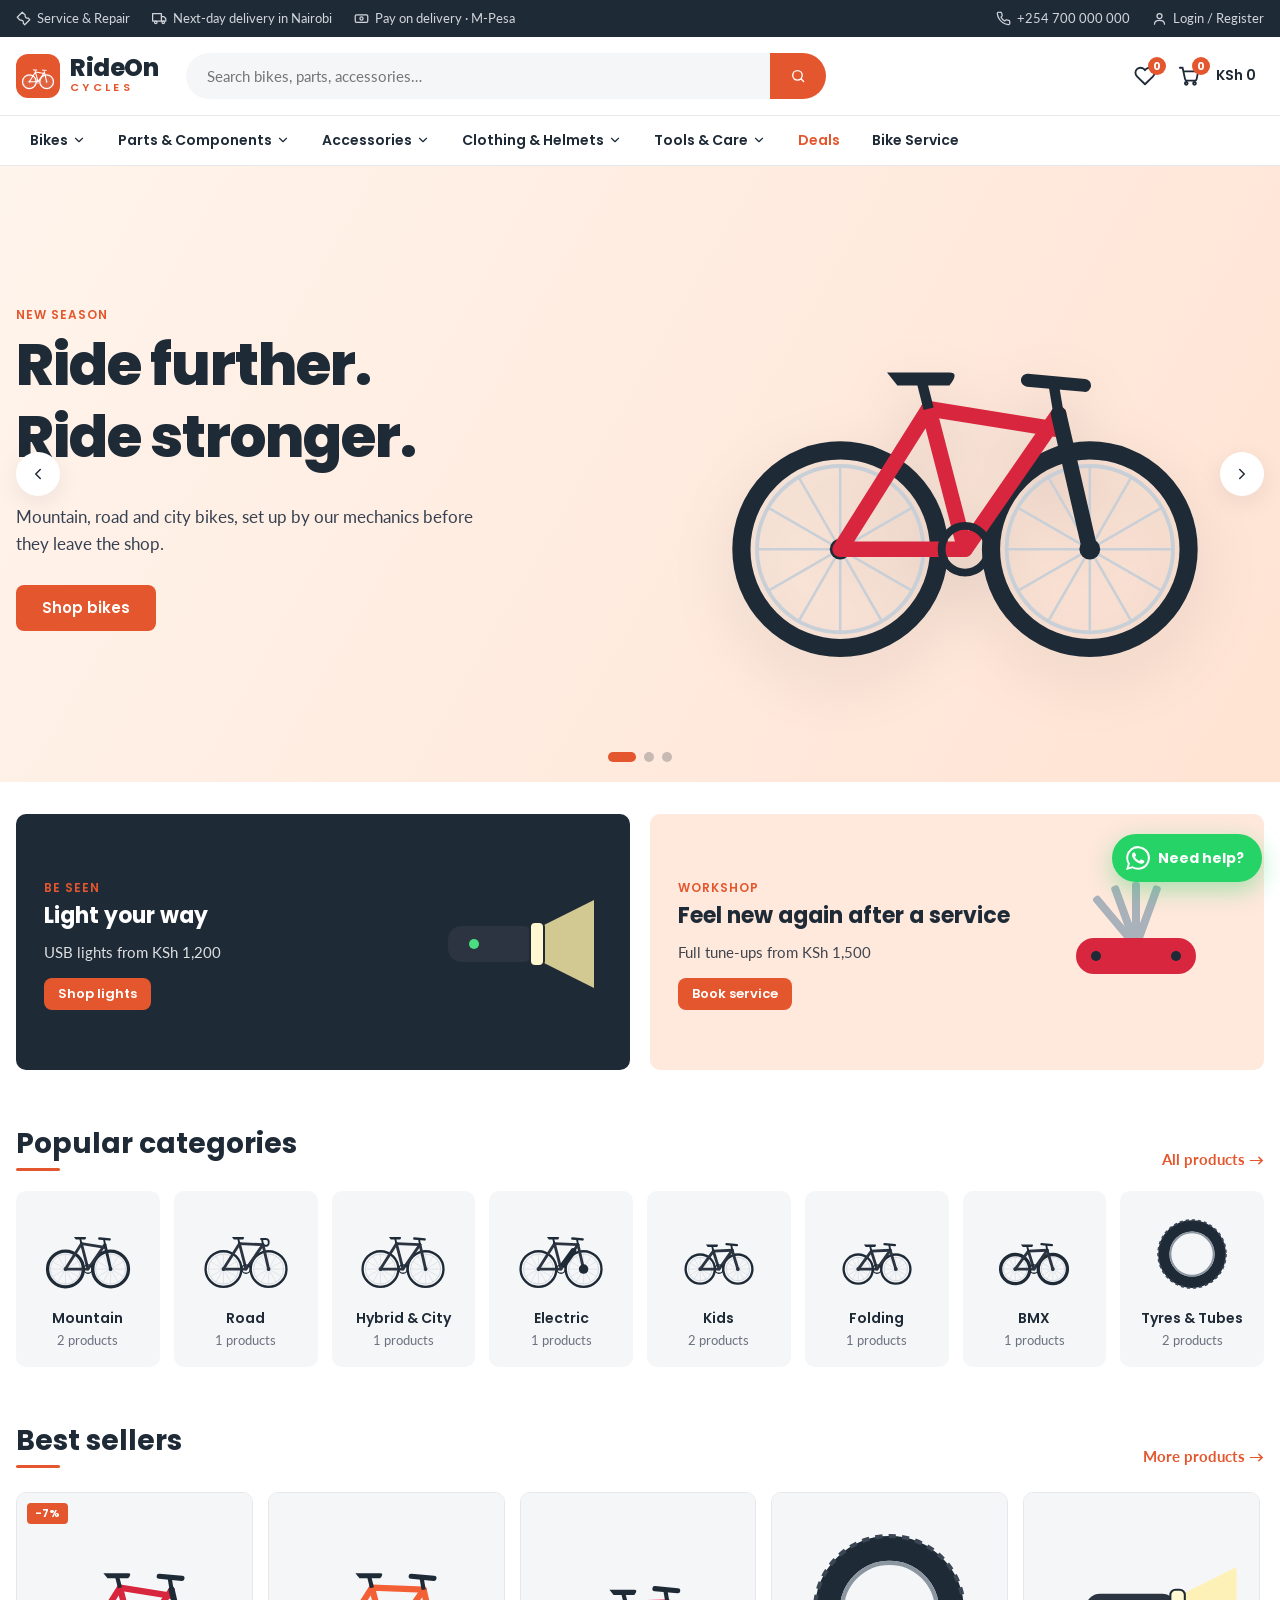
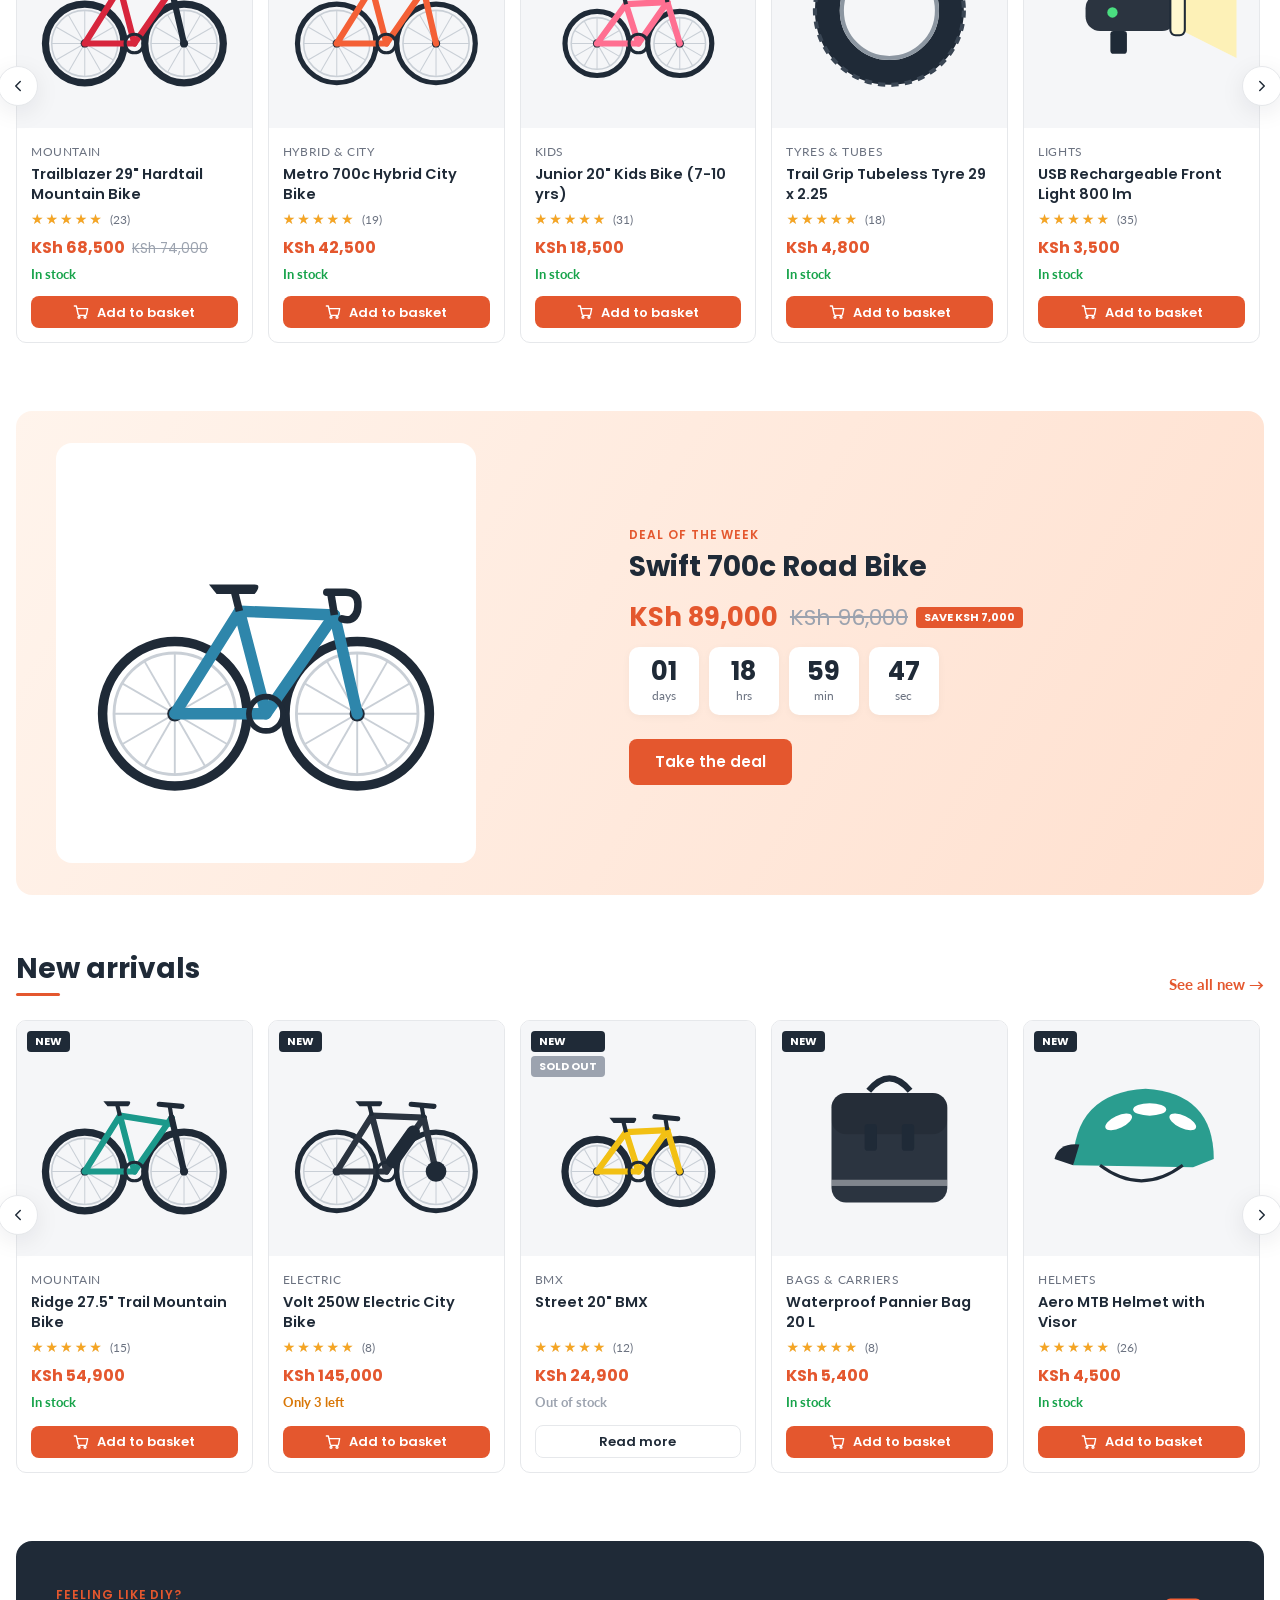
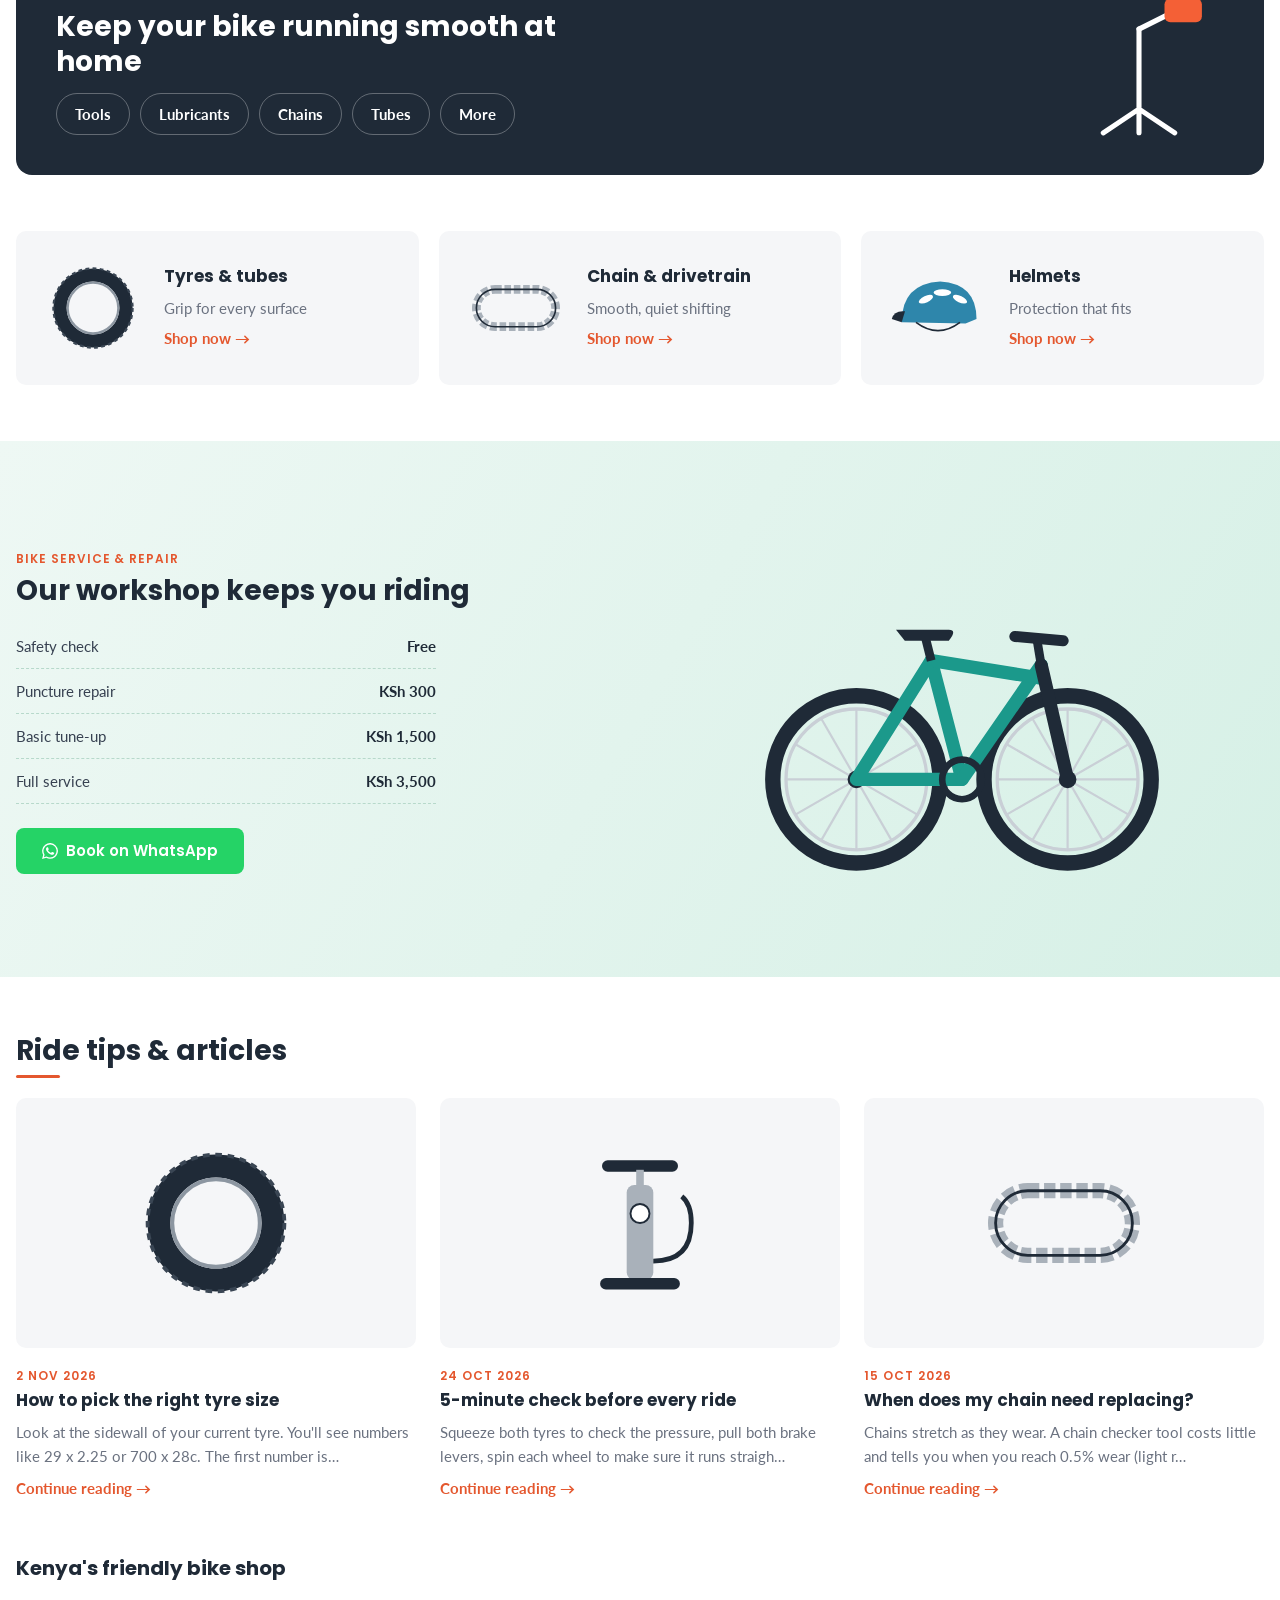
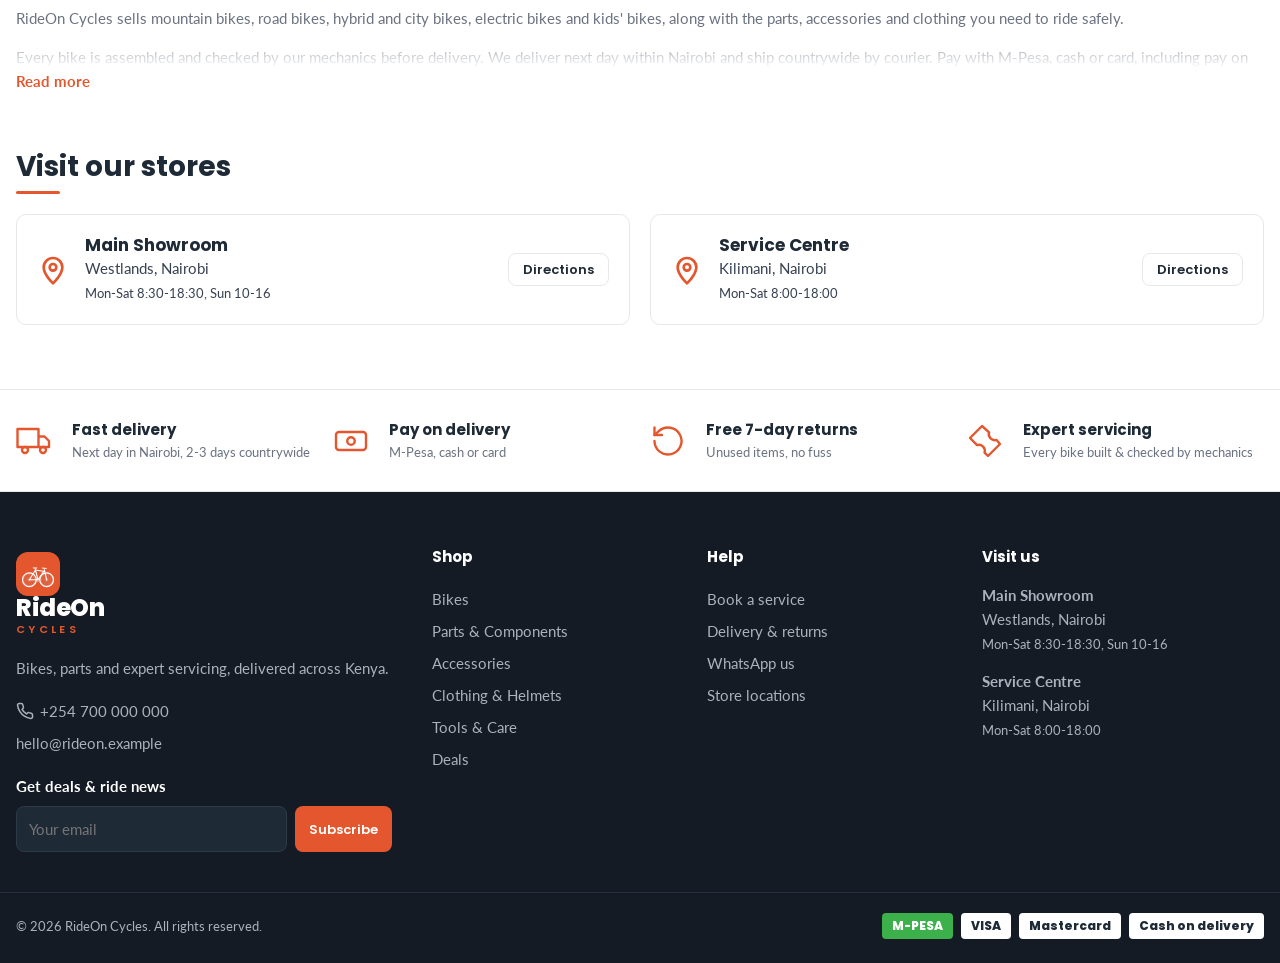
<file: index.html>
<!doctype html>
<html lang="en">
<head>
<meta charset="utf-8">
<meta name="viewport" content="width=device-width, initial-scale=1">
<title>RideOn Cycles | Bikes, parts & servicing in Kenya</title>
<meta name="description" content="Mountain, road, kids and electric bikes, parts and accessories. Next-day delivery in Nairobi, pay on delivery.">
<link rel="preconnect" href="https://fonts.googleapis.com">
<link rel="preconnect" href="https://fonts.gstatic.com" crossorigin>
<link href="https://fonts.googleapis.com/css2?family=Lato:wght@400;700&family=Poppins:wght@500;600;700;800&display=swap" rel="stylesheet">
<link rel="stylesheet" href="assets/css/style.css">
</head>
<body data-page="home">
<div id="site-header"></div>
<main id="home"></main>
<div id="site-footer"></div>
<script src="assets/js/data.js"></script>
<script src="assets/js/art.js"></script>
<script src="assets/js/app.js"></script>
</body>
</html>
</file>
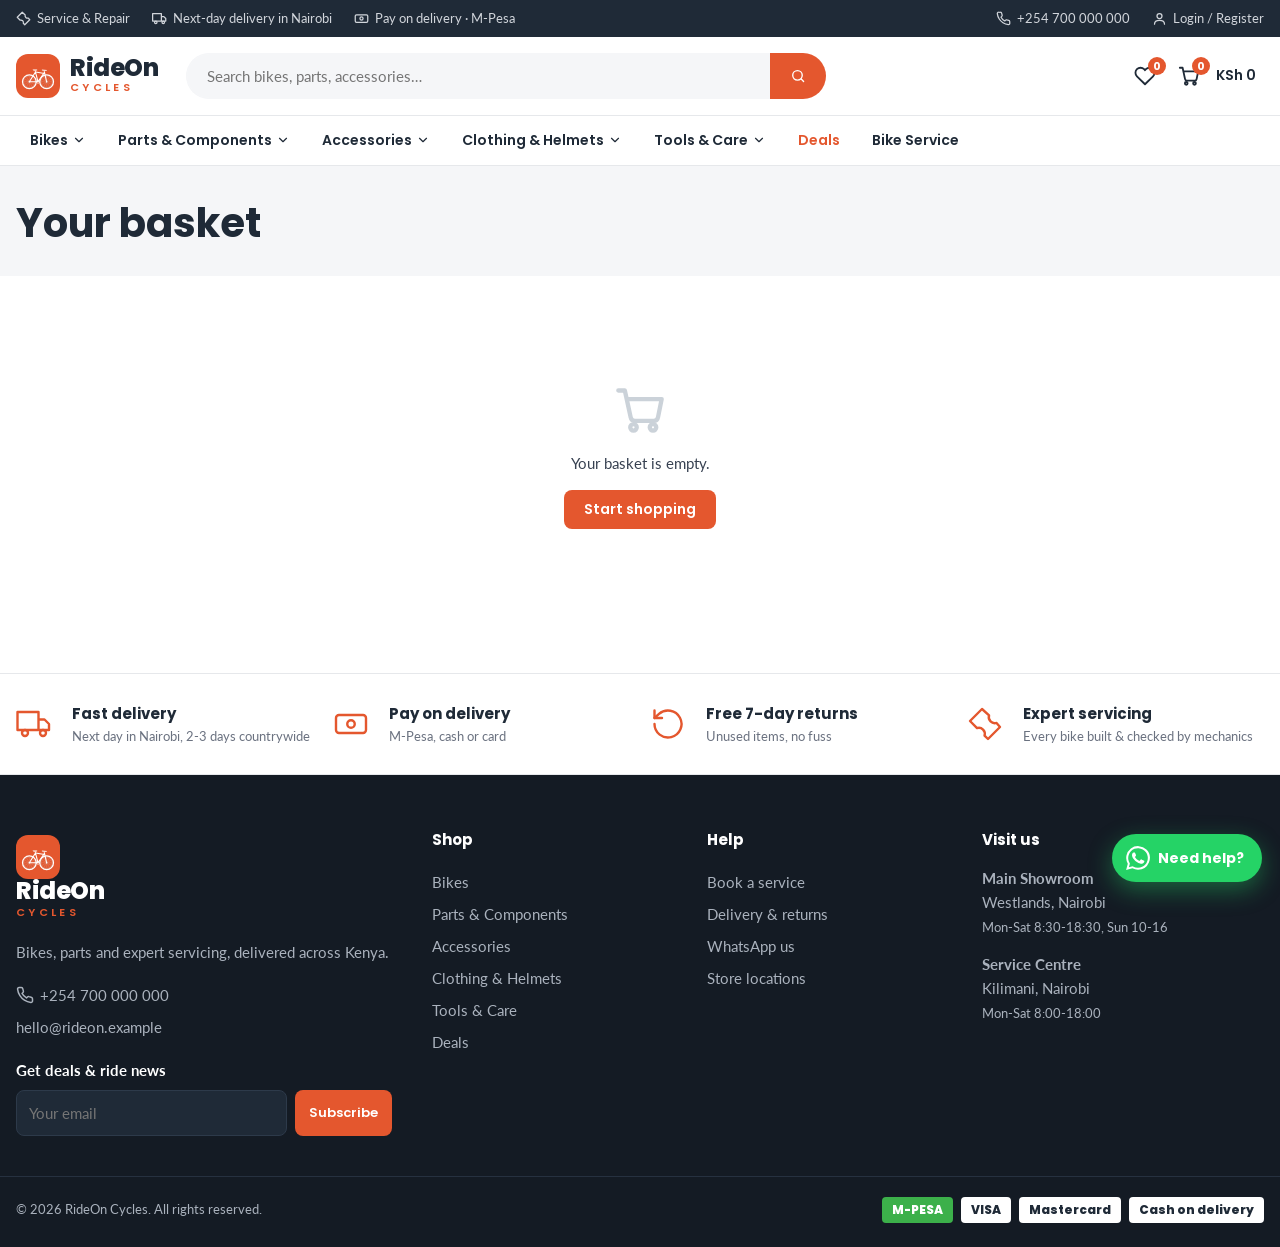
<file: cart.html>
<!doctype html>
<html lang="en">
<head>
<meta charset="utf-8">
<meta name="viewport" content="width=device-width, initial-scale=1">
<title>Basket | RideOn Cycles</title>
<meta name="description" content="Your basket and checkout.">
<link rel="preconnect" href="https://fonts.googleapis.com">
<link rel="preconnect" href="https://fonts.gstatic.com" crossorigin>
<link href="https://fonts.googleapis.com/css2?family=Lato:wght@400;700&family=Poppins:wght@500;600;700;800&display=swap" rel="stylesheet">
<link rel="stylesheet" href="assets/css/style.css">
</head>
<body data-page="cart">
<div id="site-header"></div>
<main id="cartPage"></main>
<div id="site-footer"></div>
<script src="assets/js/data.js"></script>
<script src="assets/js/art.js"></script>
<script src="assets/js/app.js"></script>
</body>
</html>
</file>
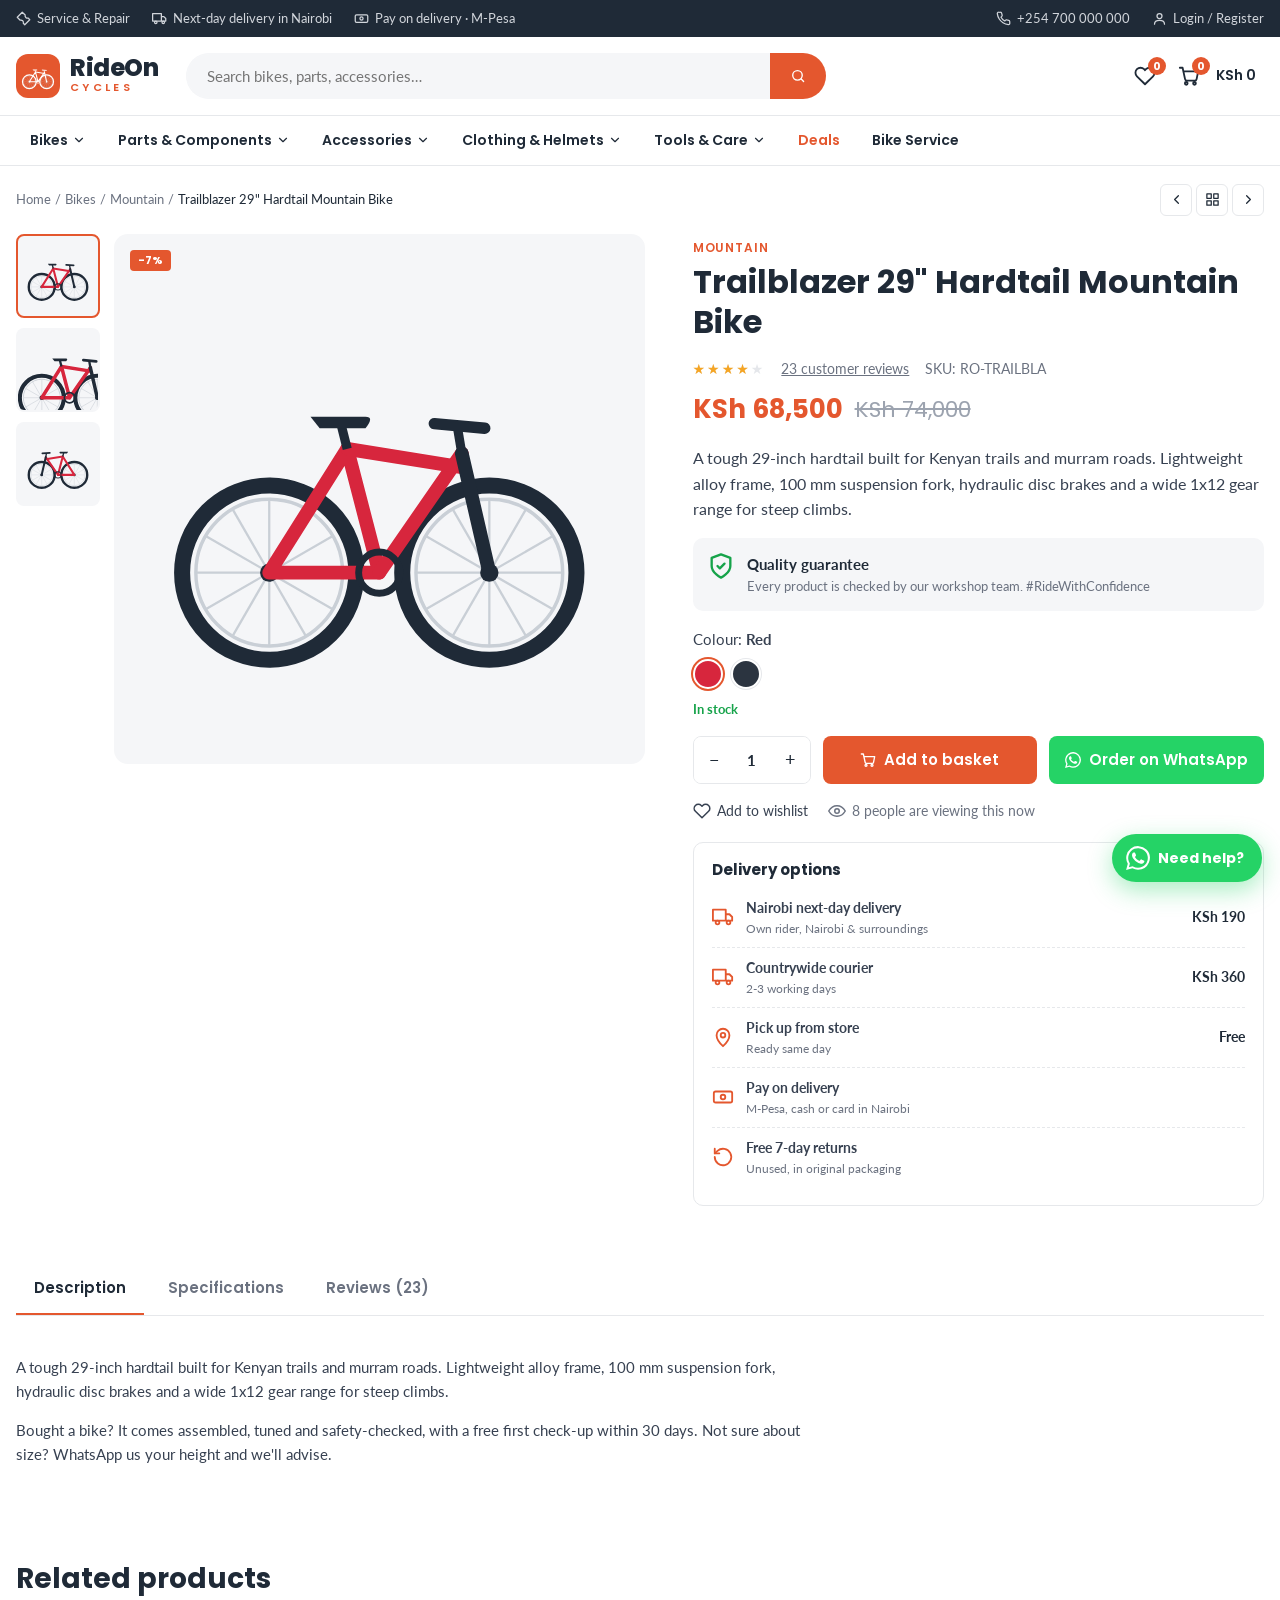
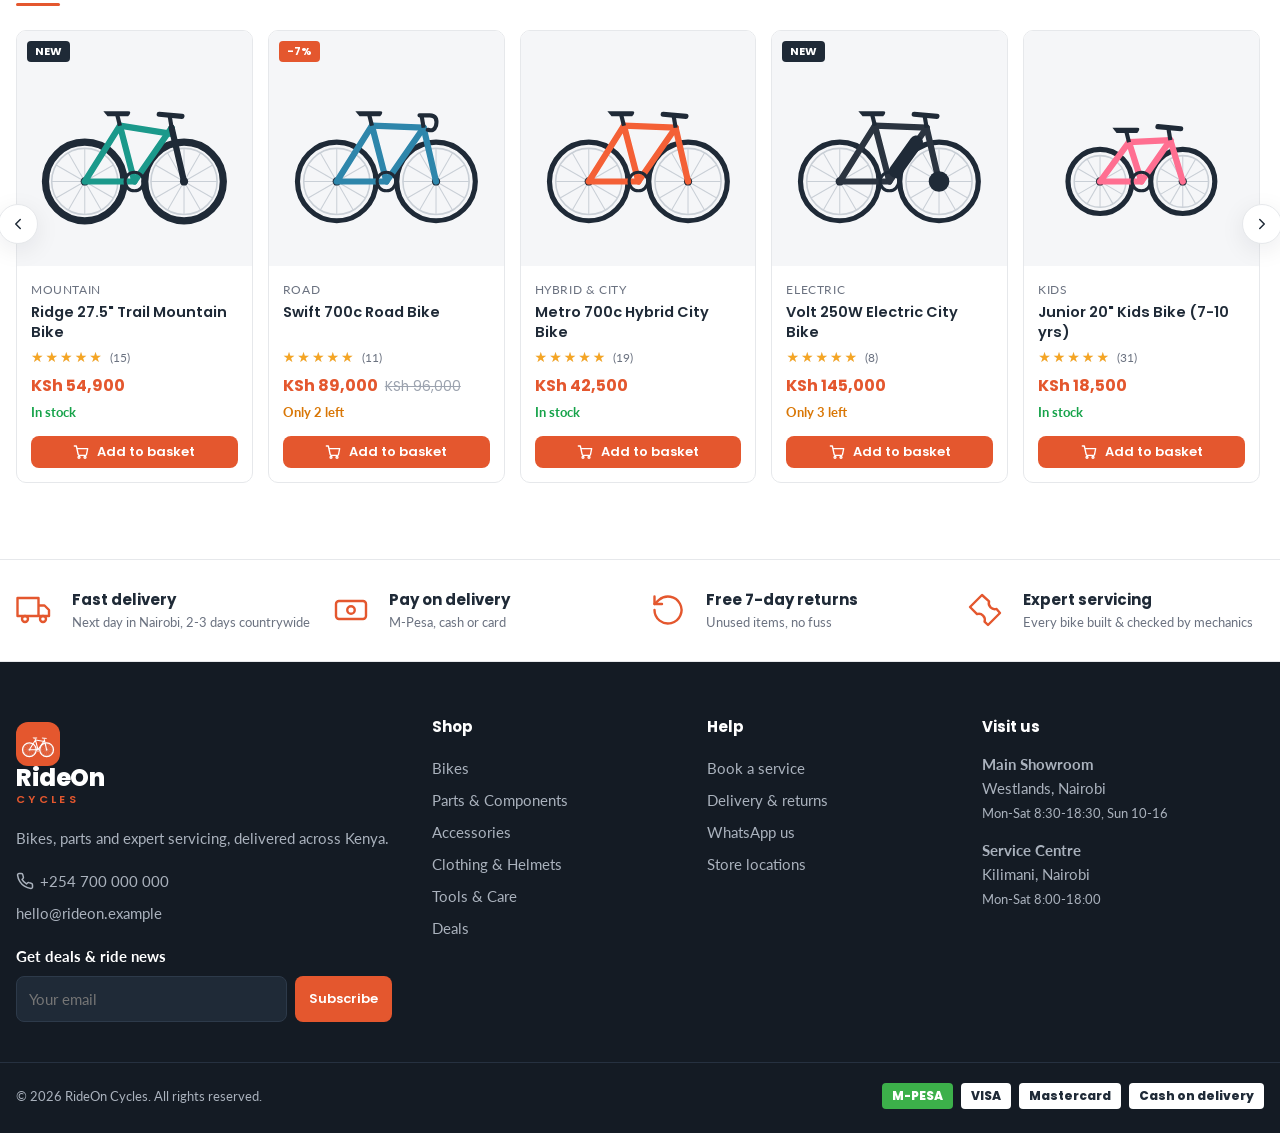
<file: product.html>
<!doctype html>
<html lang="en">
<head>
<meta charset="utf-8">
<meta name="viewport" content="width=device-width, initial-scale=1">
<title>Product | RideOn Cycles</title>
<meta name="description" content="Product details.">
<link rel="preconnect" href="https://fonts.googleapis.com">
<link rel="preconnect" href="https://fonts.gstatic.com" crossorigin>
<link href="https://fonts.googleapis.com/css2?family=Lato:wght@400;700&family=Poppins:wght@500;600;700;800&display=swap" rel="stylesheet">
<link rel="stylesheet" href="assets/css/style.css">
</head>
<body data-page="product">
<div id="site-header"></div>
<main id="product"></main>
<div id="site-footer"></div>
<script src="assets/js/data.js"></script>
<script src="assets/js/art.js"></script>
<script src="assets/js/app.js"></script>
</body>
</html>
</file>
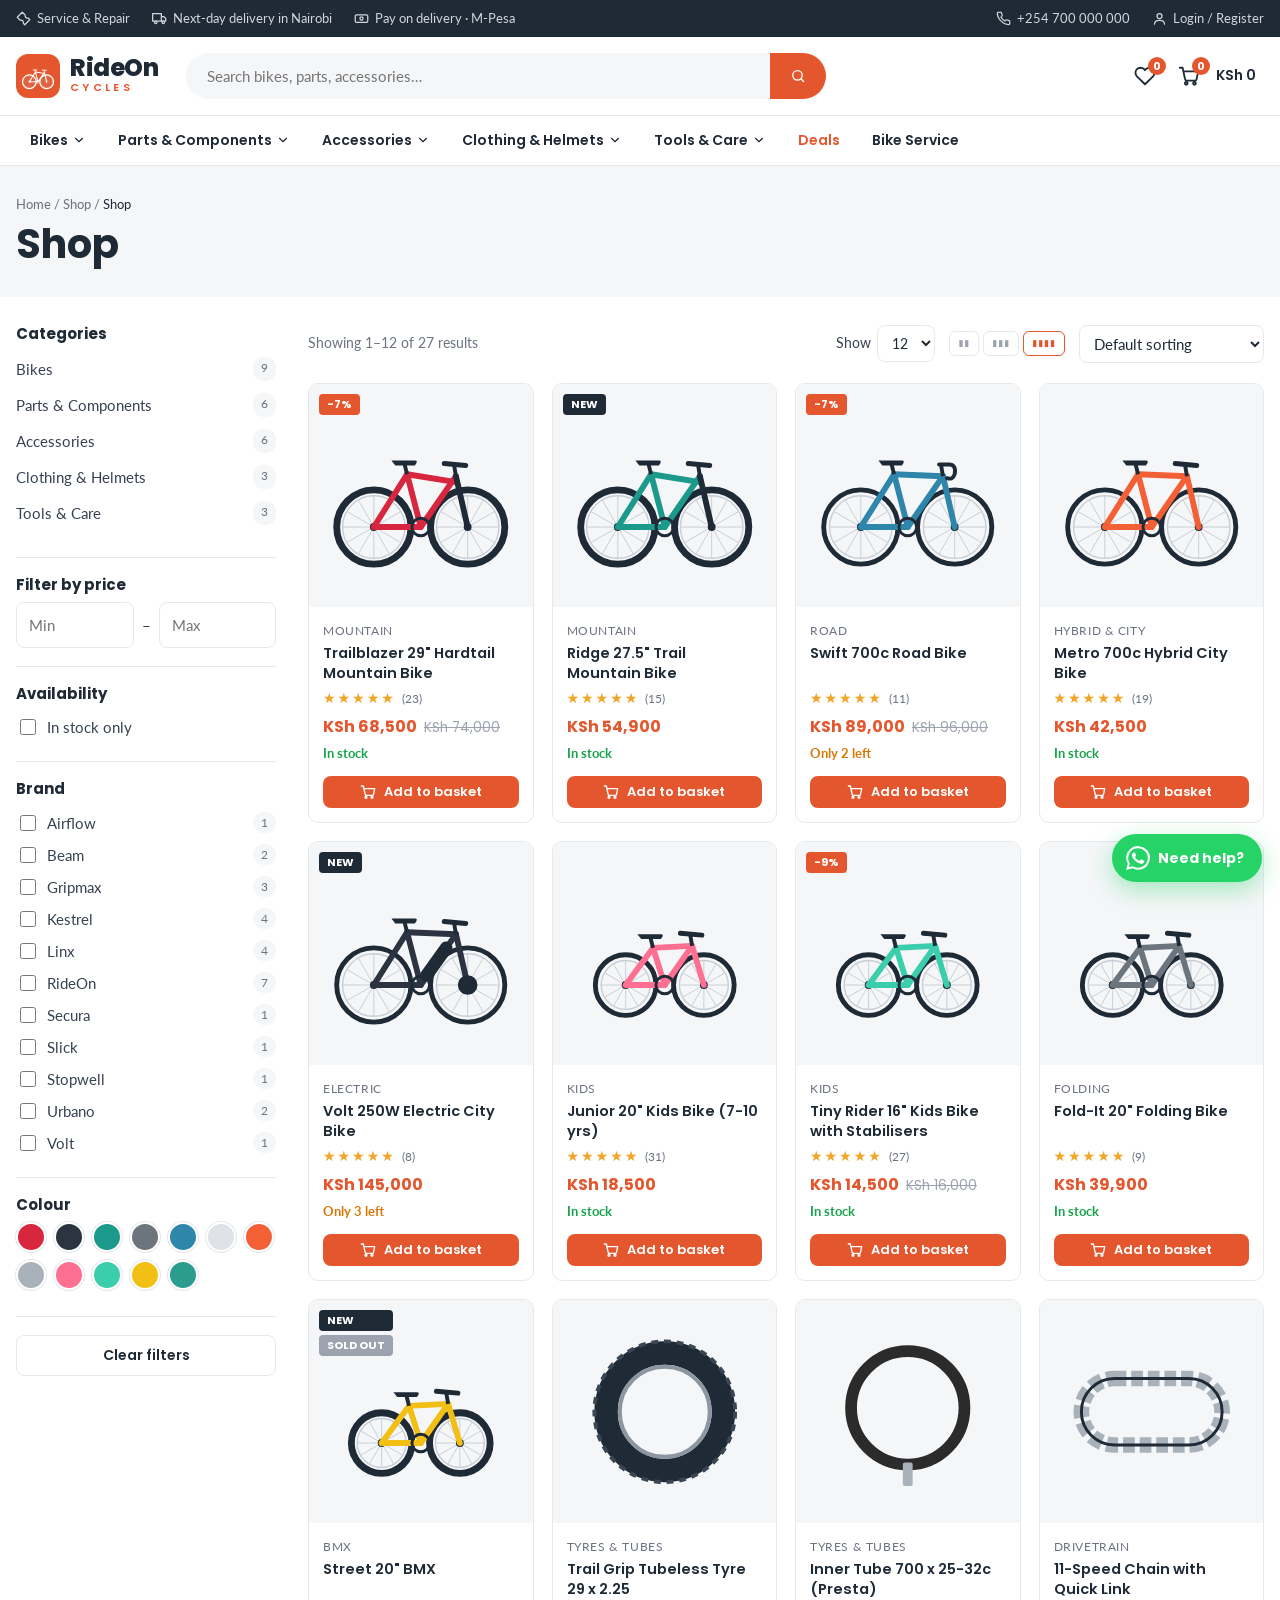
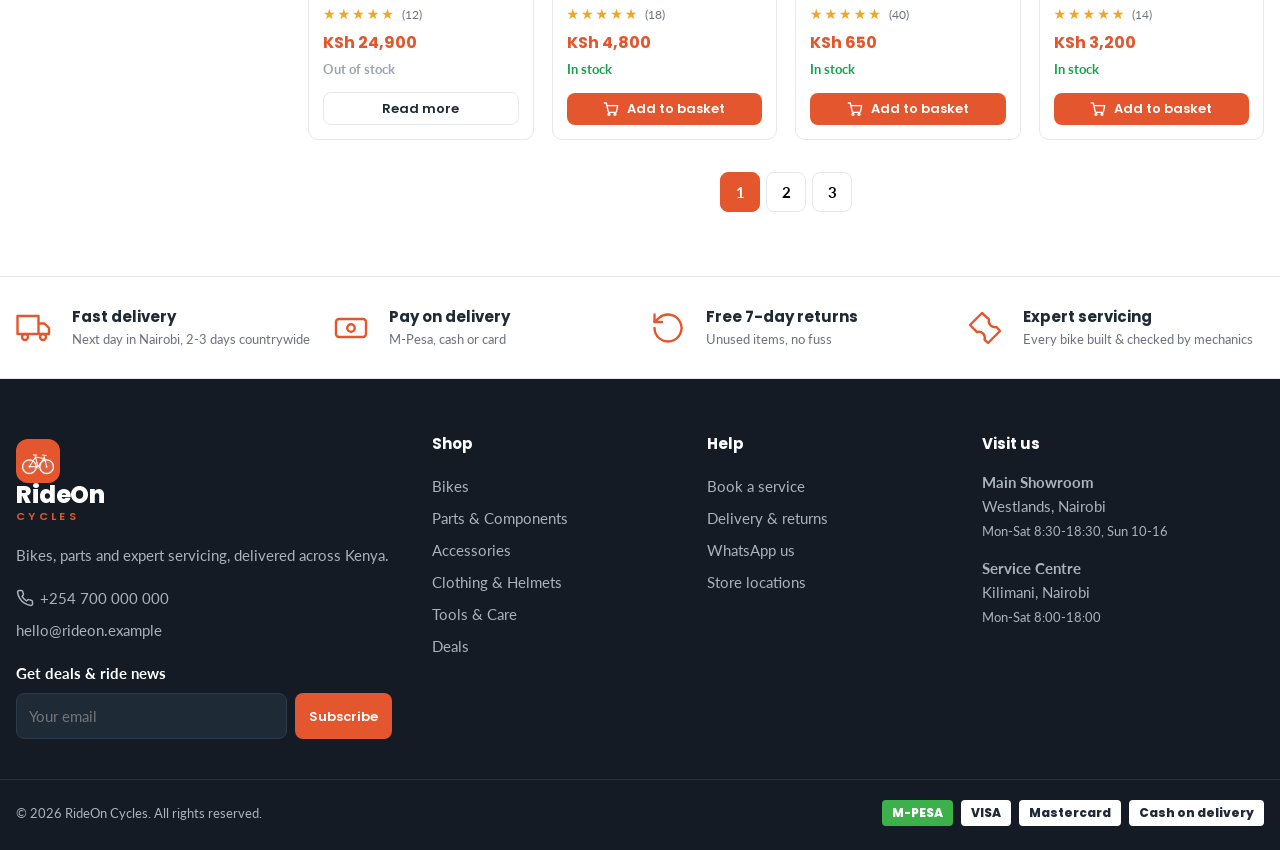
<file: shop.html>
<!doctype html>
<html lang="en">
<head>
<meta charset="utf-8">
<meta name="viewport" content="width=device-width, initial-scale=1">
<title>Shop | RideOn Cycles</title>
<meta name="description" content="Shop bikes, parts and accessories.">
<link rel="preconnect" href="https://fonts.googleapis.com">
<link rel="preconnect" href="https://fonts.gstatic.com" crossorigin>
<link href="https://fonts.googleapis.com/css2?family=Lato:wght@400;700&family=Poppins:wght@500;600;700;800&display=swap" rel="stylesheet">
<link rel="stylesheet" href="assets/css/style.css">
</head>
<body data-page="shop">
<div id="site-header"></div>
<main id="shop"></main>
<div id="site-footer"></div>
<script src="assets/js/data.js"></script>
<script src="assets/js/art.js"></script>
<script src="assets/js/app.js"></script>
</body>
</html>
</file>
<file: assets/css/style.css>
:root {
  --accent: #e4572e; --accent-dark: #c4421c; --accent-soft: #fff1ea;
  --ink: #1f2a37; --text: #374151; --muted: #6b7280; --line: #e6e8eb;
  --bg: #ffffff; --soft: #f5f6f8; --green: #16a34a; --red: #dc2626; --wa: #25d366;
  --radius: 10px; --shadow: 0 6px 24px rgba(17, 24, 39, .08);
  --head: "Poppins", system-ui, sans-serif; --body: "Lato", system-ui, sans-serif;
}
* { box-sizing: border-box; }
html { scroll-behavior: smooth; }
body { margin: 0; font: 15px/1.6 var(--body); color: var(--text); background: var(--bg); overflow-x: hidden; }
body.locked { overflow: hidden; }
a { color: inherit; text-decoration: none; }
a:hover { color: var(--accent); }
img, svg { display: block; max-width: 100%; }
h1, h2, h3, h4 { font-family: var(--head); color: var(--ink); line-height: 1.25; margin: 0 0 .5em; }
h1 { font-size: clamp(26px, 3.4vw, 40px); }
h2 { font-size: clamp(21px, 2.4vw, 28px); }
h3 { font-size: 17px; }
button { font: inherit; cursor: pointer; }
input, select, textarea { font: inherit; color: var(--ink); border: 1px solid var(--line); border-radius: 8px; padding: 10px 12px; background: #fff; width: 100%; }
input:focus, select:focus, textarea:focus { outline: 2px solid var(--accent); outline-offset: -1px; border-color: transparent; }
.wrap { max-width: 1280px; margin: 0 auto; padding: 0 16px; }
.ic { width: 18px; height: 18px; flex: none; }
.muted { color: var(--muted); }
.small { font-size: 13px; }
.kicker { display: inline-block; font: 600 12px/1 var(--head); letter-spacing: .08em; text-transform: uppercase; color: var(--accent); margin-bottom: 8px; }
.link, .linklike { background: none; border: 0; padding: 0; color: var(--accent); font-weight: 700; display: inline-flex; align-items: center; gap: 6px; }
.linklike { color: inherit; font-weight: 400; }

/* buttons */
.btn { display: inline-flex; align-items: center; justify-content: center; gap: 8px; background: var(--accent); color: #fff; border: 0; border-radius: 8px; padding: 11px 20px; font: 600 14px/1.2 var(--head); transition: background .2s, transform .1s; white-space: nowrap; }
.btn:hover { background: var(--accent-dark); color: #fff; }
.btn:active { transform: translateY(1px); }
.btn-sm { padding: 8px 14px; font-size: 13px; }
.btn-lg { padding: 14px 26px; font-size: 15px; }
.btn-block { width: 100%; }
.btn-ghost { background: transparent; color: var(--ink); border: 1px solid var(--line); }
.btn-ghost:hover { background: var(--soft); color: var(--ink); }
.btn-wa { background: var(--wa); }
.btn-wa:hover { background: #1ebe5a; }
.btn .ic { width: 16px; height: 16px; }
.icon-btn { position: relative; display: inline-flex; align-items: center; gap: 8px; background: none; border: 0; padding: 8px; color: var(--ink); border-radius: 8px; }
.icon-btn .ic { width: 22px; height: 22px; }
.icon-btn:hover { background: var(--soft); color: var(--ink); }
.count { position: absolute; top: 0; left: 22px; min-width: 18px; height: 18px; padding: 0 4px; border-radius: 9px; background: var(--accent); color: #fff; font: 700 11px/18px var(--head); text-align: center; }
.cart-total { font: 600 14px var(--head); padding-left: 8px; }

/* top bar + header */
.topbar { background: var(--ink); color: #d1d5db; font-size: 13px; }
.tb { display: flex; justify-content: space-between; gap: 16px; padding-top: 8px; padding-bottom: 8px; }
.tb-left, .tb-right { display: flex; gap: 22px; align-items: center; }
.tb a, .tb span, .tb button { display: inline-flex; align-items: center; gap: 6px; color: #d1d5db; }
.tb a:hover, .tb button:hover { color: #fff; }
.tb .ic { width: 15px; height: 15px; }
.header { position: sticky; top: 0; z-index: 50; background: #fff; border-bottom: 1px solid var(--line); transition: box-shadow .2s; }
.header.scrolled { box-shadow: var(--shadow); }
.header-row { display: flex; align-items: center; gap: 28px; padding-top: 16px; padding-bottom: 16px; }
.logo { display: flex; align-items: center; gap: 10px; color: var(--ink); }
.logo-mark { width: 44px; height: 44px; border-radius: 12px; background: var(--accent); display: grid; place-items: center; padding: 4px; }
.logo-mark svg { width: 40px; }
.logo-mark svg circle[r="4"], .logo-mark svg path { fill: #fff; }
.logo-mark svg [stroke="#1f2a37"] { stroke: #fff; }
.logo-text { font: 800 24px/1 var(--head); letter-spacing: -.02em; }
.logo-text small { display: block; font: 600 11px/1.4 var(--head); letter-spacing: .3em; text-transform: uppercase; color: var(--accent); }
.logo.light { color: #fff; }
.search { position: relative; flex: 1; display: flex; max-width: 640px; }
.search input { border-radius: 30px 0 0 30px; border-right: 0; padding-left: 20px; background: var(--soft); border-color: var(--soft); }
.search > button { border: 0; background: var(--accent); color: #fff; padding: 0 20px; border-radius: 0 30px 30px 0; }
.suggest { position: absolute; top: calc(100% + 6px); left: 0; right: 0; background: #fff; border: 1px solid var(--line); border-radius: var(--radius); box-shadow: var(--shadow); z-index: 60; overflow: hidden; }
.suggest a { display: flex; align-items: center; gap: 12px; padding: 8px 14px; border-bottom: 1px solid var(--line); font-size: 14px; }
.suggest a span { width: 40px; height: 40px; background: var(--soft); border-radius: 6px; flex: none; }
.suggest a b { flex: 1; font-weight: 600; color: var(--ink); }
.suggest a em { font-style: normal; color: var(--accent); font-weight: 700; }
.suggest a:hover { background: var(--soft); }
.suggest .all { justify-content: center; color: var(--accent); font-weight: 700; border: 0; }
.suggest p { padding: 14px; margin: 0; }
.header-icons { display: flex; gap: 6px; margin-left: auto; }

/* nav + mega menu */
.mainnav { border-top: 1px solid var(--line); }
.mainnav ul { list-style: none; display: flex; gap: 4px; margin: 0; padding: 0; }
.mainnav li > a { display: flex; align-items: center; gap: 4px; padding: 14px 14px; font: 600 14px var(--head); color: var(--ink); }
.mainnav li > a .ic { width: 14px; height: 14px; transition: transform .2s; }
.mainnav li:hover > a { color: var(--accent); }
.mainnav li:hover > a .ic { transform: rotate(180deg); }
.mainnav .hot { color: var(--accent); }
.mega { position: absolute; left: 0; right: 0; top: 100%; background: #fff; border-top: 1px solid var(--line); box-shadow: 0 18px 30px rgba(17, 24, 39, .1); opacity: 0; visibility: hidden; transform: translateY(8px); transition: .2s; }
.has-mega:hover .mega, .has-mega:focus-within .mega { opacity: 1; visibility: visible; transform: none; }
.mega-wrap { display: grid; grid-template-columns: 1fr 260px; gap: 32px; padding-top: 24px; padding-bottom: 28px; }
.mega-links { display: grid; grid-template-columns: repeat(3, 1fr); gap: 6px 20px; align-content: start; }
.mega-links a { display: flex; align-items: center; gap: 12px; padding: 8px; border-radius: 8px; font-weight: 700; color: var(--ink); }
.mega-links a:hover { background: var(--soft); }
.mega-links small { display: block; font-weight: 400; color: var(--muted); font-size: 12px; }
.mega-ic { width: 46px; height: 46px; background: var(--soft); border-radius: 8px; padding: 4px; flex: none; }
.mega-all { grid-column: 1 / -1; color: var(--accent) !important; }
.mega-feat { background: var(--soft); border-radius: var(--radius); padding: 16px; display: flex; flex-direction: column; gap: 2px; }
.mega-feat-img { background: #fff; border-radius: 8px; padding: 8px; margin-bottom: 10px; }
.mega-feat strong { font: 600 14px var(--head); color: var(--ink); }

/* hero */
.hero { position: relative; overflow: hidden; }
.slides { display: grid; }
.slide { grid-area: 1 / 1; opacity: 0; visibility: hidden; transition: opacity .7s; }
.slide.on { opacity: 1; visibility: visible; }
.slide-in { display: grid; grid-template-columns: 1.05fr 1fr; align-items: center; gap: 24px; min-height: 480px; padding-top: 40px; padding-bottom: 56px; }
.slide-text h1 { font-size: clamp(32px, 5vw, 58px); font-weight: 800; letter-spacing: -.02em; }
.slide-text p { font-size: 17px; max-width: 460px; margin: 0 0 28px; }
.slide.on .slide-text > * { animation: up .7s both; }
.slide.on .slide-text > *:nth-child(2) { animation-delay: .1s; }
.slide.on .slide-text > *:nth-child(3) { animation-delay: .2s; }
.slide.on .slide-text > *:nth-child(4) { animation-delay: .3s; }
.slide-art svg { width: 100%; max-width: 520px; margin: auto; filter: drop-shadow(0 20px 30px rgba(0, 0, 0, .12)); }
.slide.on .slide-art { animation: in .9s both; }
@keyframes up { from { opacity: 0; transform: translateY(18px); } }
@keyframes in { from { opacity: 0; transform: translateX(40px); } }
.hero-btn { position: absolute; top: 50%; transform: translateY(-50%); width: 44px; height: 44px; border-radius: 50%; border: 0; background: #fff; box-shadow: var(--shadow); display: grid; place-items: center; color: var(--ink); }
.hero-btn.prev { left: 16px; } .hero-btn.next { right: 16px; }
.dots { position: absolute; bottom: 20px; left: 0; right: 0; display: flex; justify-content: center; gap: 8px; }
.dots button { width: 10px; height: 10px; border-radius: 5px; border: 0; background: rgba(31, 42, 55, .25); padding: 0; transition: width .3s; }
.dots button.on { width: 28px; background: var(--accent); }

/* sections */
.section { margin-top: 56px; }
.sec-head { display: flex; align-items: end; justify-content: space-between; gap: 16px; margin-bottom: 20px; }
.sec-head h2 { margin: 0; position: relative; padding-bottom: 10px; }
.sec-head h2::after { content: ""; position: absolute; left: 0; bottom: 0; width: 44px; height: 3px; background: var(--accent); border-radius: 2px; }
.sec-head a { font-weight: 700; color: var(--accent); white-space: nowrap; }
.promo-row { display: grid; grid-template-columns: 1fr 1fr; gap: 20px; margin-top: 32px; }
.promo { display: flex; align-items: center; justify-content: space-between; gap: 16px; background: var(--pbg); color: var(--fg, var(--ink)); padding: 28px; border-radius: var(--radius); min-height: 200px; overflow: hidden; }
.promo h3 { color: inherit; font-size: 22px; }
.promo p { margin: 0 0 14px; opacity: .85; }
.promo svg { width: 42%; max-width: 200px; transition: transform .4s; }
.promo:hover { color: var(--fg, var(--ink)); }
.promo:hover svg { transform: scale(1.06) rotate(-3deg); }

.cat-grid { display: grid; grid-template-columns: repeat(8, 1fr); gap: 14px; }
.cat-tile { background: var(--soft); border-radius: var(--radius); padding: 16px 10px; text-align: center; transition: .2s; }
.cat-tile span { display: block; width: 76%; margin: 0 auto 8px; transition: transform .3s; }
.cat-tile b { display: block; font: 600 14px/1.3 var(--head); color: var(--ink); }
.cat-tile small { color: var(--muted); }
.cat-tile:hover { background: var(--accent-soft); }
.cat-tile:hover span { transform: translateY(-4px); }

/* product card */
.card { background: #fff; border: 1px solid var(--line); border-radius: var(--radius); overflow: hidden; display: flex; flex-direction: column; transition: box-shadow .2s, border-color .2s; }
.card:hover { box-shadow: var(--shadow); border-color: transparent; }
.card-media { position: relative; background: var(--soft); }
.card-img { display: block; aspect-ratio: 1; padding: 14px; }
.card-img svg, .card-img img { width: 100%; height: 100%; object-fit: contain; transition: transform .4s; }
.card:hover .card-img svg, .card:hover .card-img img { transform: scale(1.06); }
.badges { position: absolute; top: 10px; left: 10px; display: flex; flex-direction: column; gap: 4px; z-index: 1; }
.badge { display: inline-block; font: 700 11px/1 var(--head); padding: 5px 8px; border-radius: 4px; color: #fff; text-transform: uppercase; }
.badge.sale { background: var(--accent); } .badge.new { background: var(--ink); } .badge.out { background: #9ca3af; }
.card-actions { position: absolute; top: 10px; right: 10px; display: flex; flex-direction: column; gap: 6px; opacity: 0; transform: translateX(8px); transition: .2s; }
.card:hover .card-actions, .card:focus-within .card-actions { opacity: 1; transform: none; }
.card-actions button { width: 36px; height: 36px; border-radius: 50%; border: 0; background: #fff; box-shadow: 0 2px 8px rgba(0, 0, 0, .1); display: grid; place-items: center; color: var(--ink); }
.card-actions button:hover { background: var(--accent); color: #fff; }
[data-wish].on { color: var(--accent); }
[data-wish].on .ic { fill: currentColor; }
.card-actions [data-wish].on:hover { color: #fff; }
.card-body { padding: 14px; display: flex; flex-direction: column; gap: 4px; flex: 1; }
.card-cat { font-size: 12px; color: var(--muted); text-transform: uppercase; letter-spacing: .05em; }
.card h3 { font: 600 14.5px/1.35 var(--head); margin: 0; min-height: 2.7em; display: -webkit-box; -webkit-line-clamp: 2; -webkit-box-orient: vertical; overflow: hidden; }
.stars { position: relative; display: inline-flex; align-items: center; gap: 6px; font-size: 14px; }
.stars::before { content: "★★★★★"; color: #e5e7eb; letter-spacing: 2px; }
.stars span { position: absolute; left: 0; top: 0; overflow: hidden; width: calc(var(--r) * .84); white-space: nowrap; }
.stars span::before { content: "★★★★★"; color: #f5a524; letter-spacing: 2px; }
.stars em { font-style: normal; color: var(--muted); font-size: 12px; }
.price { font: 700 16px var(--head); color: var(--accent); }
.price del { color: #9ca3af; font-weight: 400; font-size: .85em; margin-left: 4px; }
.price.big { font-size: 26px; margin: 10px 0; display: flex; align-items: center; flex-wrap: wrap; gap: 8px; }
.stock { font-size: 13px; font-weight: 700; }
.stock.in { color: var(--green); } .stock.out { color: #9ca3af; }
.stock .low { color: #d97706; }
.card .btn { margin-top: auto; }
.card-body .stock { margin-bottom: 8px; }

/* carousel */
.carousel { position: relative; }
.car-track { display: grid; grid-auto-flow: column; grid-auto-columns: calc((100% - 60px) / 5); gap: 15px; overflow-x: auto; scroll-snap-type: x mandatory; scrollbar-width: none; padding: 4px 2px 12px; }
.car-track::-webkit-scrollbar { display: none; }
.car-track > * { scroll-snap-align: start; }
.car-btn { position: absolute; top: 38%; z-index: 2; width: 40px; height: 40px; border-radius: 50%; border: 1px solid var(--line); background: #fff; display: grid; place-items: center; box-shadow: var(--shadow); color: var(--ink); }
.car-btn.prev { left: -18px; } .car-btn.next { right: -18px; }
.car-btn:hover { background: var(--accent); color: #fff; border-color: var(--accent); }

/* deal */
.deal { display: grid; grid-template-columns: 1fr 1.1fr; align-items: center; gap: 32px; background: linear-gradient(120deg, #fff4ec, #ffe0cf); border-radius: 16px; padding: 32px 40px; }
.deal-art { background: #fff; border-radius: 16px; padding: 20px; max-width: 420px; }
.countdown { display: flex; gap: 10px; margin: 6px 0 24px; }
.countdown span { background: #fff; border-radius: 10px; min-width: 70px; padding: 10px 8px; text-align: center; font-size: 12px; color: var(--muted); box-shadow: 0 2px 8px rgba(0, 0, 0, .04); }
.countdown b { display: block; font: 700 26px/1.1 var(--head); color: var(--ink); }

.diy { display: flex; align-items: center; justify-content: space-between; gap: 24px; background: var(--ink); color: #fff; border-radius: 16px; padding: 32px 40px; }
.diy h2 { color: #fff; max-width: 520px; }
.diy svg { width: 170px; flex: none; }
.diy svg [stroke="#1f2a37"] { stroke: #fff; }
.pills { display: flex; flex-wrap: wrap; gap: 10px; margin-top: 12px; }
.pills a { border: 1px solid rgba(255, 255, 255, .3); border-radius: 30px; padding: 8px 18px; font-weight: 700; }
.pills a:hover { background: var(--accent); border-color: var(--accent); color: #fff; }

.tri { display: grid; grid-template-columns: repeat(3, 1fr); gap: 20px; }
.tri-card { display: flex; align-items: center; gap: 16px; background: var(--soft); border-radius: var(--radius); padding: 22px; transition: .2s; }
.tri-card svg { width: 110px; flex: none; transition: transform .4s; }
.tri-card p { margin: 0 0 6px; color: var(--muted); }
.tri-card:hover { background: var(--accent-soft); color: inherit; }
.tri-card:hover svg { transform: rotate(-8deg); }

.service { margin-top: 56px; background: linear-gradient(120deg, #eef8f4, #d6f0e6); padding: 48px 0; scroll-margin-top: 120px; }
.service-in { display: grid; grid-template-columns: 1fr 1fr; align-items: center; gap: 40px; }
.price-list { list-style: none; padding: 0; margin: 16px 0 24px; max-width: 420px; }
.price-list li { display: flex; justify-content: space-between; border-bottom: 1px dashed #b7d9cb; padding: 10px 0; }
.price-list b { color: var(--ink); }
.service-art svg { max-width: 440px; margin: auto; }

.posts { display: grid; grid-template-columns: repeat(3, 1fr); gap: 24px; }
.post-img { display: block; width: 100%; border: 0; background: var(--soft); border-radius: var(--radius); padding: 30px 60px; margin-bottom: 14px; aspect-ratio: 16 / 10; }
.post-img svg { height: 100%; margin: auto; transition: transform .4s; }
.post-img:hover svg { transform: scale(1.08); }
.post p { color: var(--muted); margin: 0 0 8px; }
.post-full .post-img { aspect-ratio: 16 / 8; }

.seo h2 { font-size: 20px; }
.seo-text { max-height: 78px; overflow: hidden; position: relative; color: var(--muted); }
.seo-text::after { content: ""; position: absolute; left: 0; right: 0; bottom: 0; height: 40px; background: linear-gradient(transparent, #fff); }
.seo-text.open { max-height: none; }
.seo-text.open::after { display: none; }
.stores { display: grid; grid-template-columns: repeat(2, 1fr); gap: 20px; scroll-margin-top: 120px; }
.store { display: flex; align-items: center; gap: 16px; border: 1px solid var(--line); border-radius: var(--radius); padding: 20px; }
.store > .ic { width: 32px; height: 32px; color: var(--accent); }
.store > div { flex: 1; }
.store p { margin: 0; }
.store h3 { margin: 0; }

/* features + footer */
.features { margin-top: 64px; border-top: 1px solid var(--line); border-bottom: 1px solid var(--line); }
.feat-grid { display: grid; grid-template-columns: repeat(4, 1fr); gap: 20px; padding-top: 28px; padding-bottom: 28px; }
.feat-grid div { display: grid; grid-template-columns: 44px 1fr; column-gap: 12px; align-items: center; }
.feat-grid .ic { grid-row: span 2; width: 36px; height: 36px; color: var(--accent); stroke-width: 1.6; }
.feat-grid strong { font-family: var(--head); color: var(--ink); }
.feat-grid span { font-size: 13px; color: var(--muted); }
.footer { background: #141b24; color: #aab2bd; padding-top: 56px; }
.foot-grid { display: grid; grid-template-columns: 1.6fr 1fr 1fr 1.2fr; gap: 40px; }
.footer h4 { color: #fff; font-size: 15px; margin-bottom: 16px; }
.footer a { display: block; padding: 4px 0; }
.footer a:hover { color: #fff; }
.foot-brand p a { display: inline-flex; align-items: center; gap: 6px; }
.footer .logo { margin-bottom: 14px; }
.news label { display: block; color: #fff; font-weight: 700; margin-bottom: 8px; }
.news div { display: flex; gap: 8px; }
.news input { background: #1f2a37; border-color: #2d3a4a; color: #fff; }
.store-mini { margin: 0 0 14px; }
.foot-bottom { display: flex; justify-content: space-between; align-items: center; flex-wrap: wrap; gap: 14px; border-top: 1px solid #263140; margin-top: 40px; padding-top: 20px; padding-bottom: 24px; font-size: 13px; }
.pay-logos { display: flex; flex-wrap: wrap; gap: 8px; }
.pay-logos b { background: #fff; color: var(--ink); border-radius: 4px; padding: 4px 10px; font: 800 12px var(--head); }
.pay-logos .mpesa { color: #fff; background: #3cb04a; }
.wa-float { position: fixed; right: 18px; bottom: 18px; z-index: 40; display: flex; align-items: center; gap: 8px; background: var(--wa); color: #fff; border-radius: 30px; padding: 12px 18px 12px 14px; font: 700 14px var(--head); box-shadow: 0 8px 24px rgba(37, 211, 102, .4); }
.wa-float .ic { width: 24px; height: 24px; }
.wa-float:hover { color: #fff; transform: translateY(-2px); }

/* drawers, modal, toast */
.overlay { position: fixed; inset: 0; background: rgba(17, 24, 39, .5); z-index: 80; opacity: 0; visibility: hidden; transition: .25s; }
body.locked .overlay { opacity: 1; visibility: visible; }
.drawer { position: fixed; top: 0; bottom: 0; width: min(380px, 90vw); background: #fff; z-index: 90; display: flex; flex-direction: column; transition: transform .3s ease; }
.drawer-left { left: 0; transform: translateX(-100%); }
.drawer-right { right: 0; transform: translateX(100%); }
.drawer.open { transform: none; }
.drawer-head { display: flex; align-items: center; justify-content: space-between; padding: 14px 18px; border-bottom: 1px solid var(--line); font-family: var(--head); color: var(--ink); }
.drawer-body { flex: 1; overflow: auto; display: flex; flex-direction: column; }
.m-search { margin: 14px 18px; }
.m-nav { overflow: auto; }
.m-nav details { border-bottom: 1px solid var(--line); }
.m-nav summary { list-style: none; display: flex; justify-content: space-between; padding: 14px 18px; font: 600 15px var(--head); color: var(--ink); cursor: pointer; }
.m-nav summary::-webkit-details-marker { display: none; }
.m-nav details[open] summary .ic { transform: rotate(180deg); }
.m-nav details a { display: block; padding: 9px 30px; }
.m-nav .m-top { display: block; padding: 14px 18px; font: 600 15px var(--head); border-bottom: 1px solid var(--line); color: var(--ink); }
.m-nav .m-top.hot { color: var(--accent); }
.free-bar { padding: 14px 18px; background: var(--accent-soft); font-size: 13px; }
.free-bar p { margin: 0 0 6px; }
.free-bar span { display: block; height: 6px; background: #fff; border-radius: 3px; overflow: hidden; }
.free-bar i { display: block; height: 100%; background: var(--accent); }
.mini-cart { list-style: none; margin: 0; padding: 0 18px; flex: 1; }
.mini-cart li { display: flex; gap: 12px; padding: 14px 0; border-bottom: 1px solid var(--line); }
.mc-img { width: 68px; height: 68px; background: var(--soft); border-radius: 8px; padding: 4px; flex: none; }
.mini-cart li > div:nth-child(2) { flex: 1; font-size: 14px; }
.mini-cart a { font-weight: 700; color: var(--ink); }
.mini-cart small { display: block; color: var(--muted); }
.mc-right { display: flex; flex-direction: column; align-items: end; justify-content: space-between; font-size: 14px; }
.mc-right .icon-btn .ic { width: 16px; height: 16px; }
.mc-foot { padding: 18px; border-top: 1px solid var(--line); }
.row { display: flex; justify-content: space-between; align-items: center; }
.mc-foot .row { font: 600 16px var(--head); color: var(--ink); }
.mc-foot p { margin: 4px 0 12px; font-size: 13px; }
.qty { display: inline-flex; align-items: center; border: 1px solid var(--line); border-radius: 8px; overflow: hidden; }
.qty button { width: 40px; height: 46px; border: 0; background: #fff; font-size: 18px; color: var(--ink); }
.qty button:hover { background: var(--soft); }
.qty span { min-width: 36px; text-align: center; font-weight: 700; color: var(--ink); }
.qty.sm button { width: 30px; height: 30px; font-size: 15px; }
.qty.sm span { min-width: 26px; font-size: 14px; }
.qty.sm { margin-top: 6px; }
.empty { text-align: center; padding: 48px 20px; margin: auto; }
.empty > .ic { width: 52px; height: 52px; color: #cbd2d9; margin: 0 auto 10px; }
.empty.wide { grid-column: 1 / -1; padding: 80px 20px; }
.empty.done > .ic { color: var(--green); }
.modal { position: fixed; inset: 0; z-index: 95; display: grid; place-items: center; padding: 16px; background: rgba(17, 24, 39, .5); }
.modal[hidden] { display: none; }
.modal-box { position: relative; background: #fff; border-radius: 14px; padding: 28px; width: min(820px, 100%); max-height: 90vh; overflow: auto; animation: up .25s; }
.modal-x { position: absolute; top: 10px; right: 10px; }
.modal form label { display: block; margin-bottom: 12px; font-weight: 700; color: var(--ink); font-size: 14px; }
.modal form input { margin-top: 4px; }
#modalBody > h3 { font-size: 22px; }
.qv { display: grid; grid-template-columns: 1fr 1fr; gap: 28px; align-items: start; }
.qv-img { background: var(--soft); border-radius: var(--radius); padding: 20px; aspect-ratio: 1; }
.qv h3 { font-size: 22px; }
.qv .btn { margin: 14px 0; }
.toast { position: fixed; left: 50%; bottom: 24px; transform: translate(-50%, 140%); background: var(--ink); color: #fff; padding: 12px 22px; border-radius: 30px; z-index: 100; font-size: 14px; transition: transform .3s, opacity .3s; max-width: calc(100vw - 32px); opacity: 0; visibility: hidden; }
.toast.show { transform: translate(-50%, 0); opacity: 1; visibility: visible; }
.swatches { display: flex; flex-wrap: wrap; gap: 8px; margin: 8px 0; }
.sw { width: 30px; height: 30px; border-radius: 50%; border: 2px solid #fff; background: var(--c); box-shadow: 0 0 0 1px var(--line); padding: 0; }
.sw.on { box-shadow: 0 0 0 2px var(--accent); }

/* shop page */
.page-head { background: var(--soft); padding: 28px 0; margin-bottom: 28px; }
.page-head h1 { margin: 4px 0 0; }
.crumbs { font-size: 13px; color: var(--muted); }
.crumbs span { color: var(--ink); }
.shop { display: grid; grid-template-columns: 260px 1fr; gap: 32px; align-items: start; }
.sidebar { position: sticky; top: 150px; }
.widget { border-bottom: 1px solid var(--line); padding-bottom: 18px; margin-bottom: 18px; }
.widget h4 { font-size: 15px; }
.cat-list { list-style: none; margin: 0 0 8px; padding: 0; }
.cat-list a { display: flex; justify-content: space-between; padding: 6px 0; }
.cat-list a.on { color: var(--accent); font-weight: 700; }
.cat-list span, .chk span { color: var(--muted); font-size: 12px; background: var(--soft); border-radius: 10px; padding: 1px 8px; }
.chk span { margin-left: auto; }
.price-in { display: flex; align-items: center; gap: 8px; }
.chk { display: flex; align-items: center; gap: 8px; padding: 4px 0; cursor: pointer; }
.chk input { width: 16px; height: 16px; accent-color: var(--accent); }
.toolbar { display: flex; align-items: center; gap: 14px; flex-wrap: wrap; margin-bottom: 20px; }
.toolbar > .muted { font-size: 14px; }
.tb-tools { margin-left: auto; display: flex; align-items: center; gap: 14px; }
.tb-tools label { display: flex; align-items: center; gap: 6px; font-size: 14px; }
.tb-tools select { width: auto; padding: 8px 10px; }
.cols { display: flex; gap: 4px; }
.cols button { border: 1px solid var(--line); background: #fff; border-radius: 6px; padding: 4px 8px; font-size: 9px; letter-spacing: 1px; color: #9ca3af; }
.cols button.on { color: var(--accent); border-color: var(--accent); }
.grid { display: grid; grid-template-columns: repeat(var(--cols, 4), 1fr); gap: 18px; }
.pager { display: flex; justify-content: center; gap: 6px; margin-top: 32px; }
.pager button { width: 40px; height: 40px; border-radius: 8px; border: 1px solid var(--line); background: #fff; font-weight: 700; }
.pager button.on { background: var(--accent); color: #fff; border-color: var(--accent); }

/* product page */
.pd-crumbs { display: flex; align-items: center; flex-wrap: wrap; gap: 4px; padding: 18px 0; }
.pn { margin-left: auto; display: flex; gap: 4px; }
.pn a { width: 32px; height: 32px; border: 1px solid var(--line); border-radius: 6px; display: grid; place-items: center; }
.pn .ic { width: 15px; height: 15px; }
.pd { display: grid; grid-template-columns: 1.1fr 1fr; gap: 48px; align-items: start; }
.gallery { display: grid; grid-template-columns: 84px 1fr; gap: 14px; position: sticky; top: 150px; }
.thumbs { display: flex; flex-direction: column; gap: 10px; }
.thumbs button { border: 2px solid transparent; background: var(--soft); border-radius: 8px; padding: 6px; aspect-ratio: 1; overflow: hidden; }
.thumbs button.on { border-color: var(--accent); }
.main-img { position: relative; background: var(--soft); border-radius: 14px; aspect-ratio: 1; padding: 36px; overflow: hidden; cursor: zoom-in; }
.main-img svg, .main-img img { width: 100%; height: 100%; object-fit: contain; transition: transform .4s; }
.main-img .badge { position: absolute; top: 16px; left: 16px; }
.v-zoom svg, .v-zoom img { transform: scale(1.7) translate(10%, 8%); }
.v-flip svg, .v-flip img { transform: scaleX(-1); }
.main-img.zoomed svg, .main-img.zoomed img { transform: scale(2); }
.main-img.zoomed { cursor: zoom-out; }
.pd-info h1 { font-size: clamp(24px, 2.6vw, 32px); }
.pd-meta { display: flex; flex-wrap: wrap; align-items: center; gap: 16px; font-size: 14px; }
.pd-meta a { color: var(--muted); text-decoration: underline; }
.pd-short { font-size: 16px; }
.trust { display: flex; gap: 12px; background: var(--soft); border-radius: var(--radius); padding: 14px; margin: 16px 0; }
.trust .ic { width: 28px; height: 28px; color: var(--green); }
.trust span { display: block; font-size: 13px; color: var(--muted); }
.trust b { color: var(--ink); }
.opt { margin-bottom: 10px; }
.buy { display: flex; flex-wrap: wrap; gap: 12px; margin: 16px 0; }
.buy .btn-lg { flex: 1; min-width: 180px; }
.pd-links { display: flex; flex-wrap: wrap; gap: 20px; align-items: center; font-size: 14px; margin-bottom: 20px; }
.pd-links > * { display: inline-flex; align-items: center; gap: 6px; }
.ship-box { border: 1px solid var(--line); border-radius: var(--radius); padding: 18px; }
.ship-box h4 { margin-bottom: 8px; }
.ship { display: flex; align-items: center; gap: 12px; padding: 9px 0; border-bottom: 1px dashed var(--line); font-size: 14px; }
.ship:last-child { border: 0; }
.ship > span .ic { color: var(--accent); width: 22px; height: 22px; }
.ship > div { flex: 1; }
.ship small { display: block; color: var(--muted); }
.ship > b { color: var(--ink); }
.tabs { margin-top: 56px; }
.tab-nav { display: flex; gap: 6px; border-bottom: 1px solid var(--line); overflow-x: auto; }
.tab-nav button { background: none; border: 0; padding: 14px 18px; font: 600 15px var(--head); color: var(--muted); border-bottom: 3px solid transparent; margin-bottom: -1px; white-space: nowrap; }
.tab-nav button.on { color: var(--ink); border-color: var(--accent); }
.tab { display: none; padding: 24px 0; max-width: 820px; }
.tab.on { display: block; }
.specs { width: 100%; border-collapse: collapse; }
.specs th, .specs td { text-align: left; padding: 10px 14px; border-bottom: 1px solid var(--line); }
.specs th { width: 34%; background: var(--soft); color: var(--ink); font-weight: 700; }
.rev-sum { display: flex; align-items: center; gap: 18px; }
.rev-big { font: 800 48px var(--head); color: var(--ink); }
.rev-form { max-width: 520px; margin-top: 18px; }
.rev-form label { display: block; margin-bottom: 12px; font-weight: 700; color: var(--ink); }
.rev-form select, .rev-form textarea { margin-top: 4px; }
.sticky-buy { position: fixed; left: 0; right: 0; bottom: 0; z-index: 45; background: #fff; border-top: 1px solid var(--line); padding: 10px 16px; display: flex; align-items: center; gap: 12px; }
.sticky-buy > div { flex: 1; min-width: 0; }
.sticky-buy b { color: var(--accent); font-family: var(--head); }
.sticky-buy small { display: block; white-space: nowrap; overflow: hidden; text-overflow: ellipsis; color: var(--muted); }

/* cart page */
.cart-layout { display: grid; grid-template-columns: 1fr 380px; gap: 32px; align-items: start; }
.cart-table { width: 100%; border-collapse: collapse; margin-bottom: 18px; }
.cart-table th { text-align: left; font: 600 13px var(--head); color: var(--muted); text-transform: uppercase; padding: 10px; border-bottom: 2px solid var(--line); }
.cart-table td { padding: 14px 10px; border-bottom: 1px solid var(--line); vertical-align: middle; }
.cart-table td a { font-weight: 700; color: var(--ink); }
.cart-table small { display: block; color: var(--muted); }
.ct-img { width: 90px; }
.ct-img svg { width: 76px; height: 76px; background: var(--soft); border-radius: 8px; padding: 4px; }
.summary { background: var(--soft); border-radius: 14px; padding: 24px; position: sticky; top: 150px; }
.summary h4 { margin: 18px 0 8px; font-size: 15px; }
.summary .row { padding: 6px 0; }
.summary .row.total { border-top: 1px solid #dfe3e8; margin-top: 12px; padding-top: 14px; font: 700 18px var(--head); color: var(--ink); }
.radio { display: flex; gap: 10px; align-items: center; background: #fff; border: 1px solid var(--line); border-radius: 8px; padding: 10px 12px; margin-bottom: 8px; cursor: pointer; font-size: 14px; }
.radio input { width: 16px; height: 16px; accent-color: var(--accent); flex: none; }
.radio span { flex: 1; }
.radio small { display: block; color: var(--muted); }
.radio em { font-style: normal; font-weight: 700; color: var(--ink); }
.radio:has(input:checked) { border-color: var(--accent); }
.checkout label { display: block; font-weight: 700; color: var(--ink); font-size: 14px; margin-bottom: 10px; }
.checkout input, .checkout select, .checkout textarea { margin-top: 4px; font-weight: 400; }

/* responsive */
.only-m { display: none !important; }
@media (max-width: 1100px) {
  .cat-grid { grid-template-columns: repeat(4, 1fr); }
  .car-track { grid-auto-columns: calc((100% - 45px) / 4); }
  .mega-links { grid-template-columns: repeat(2, 1fr); }
  .grid { --cols: 3 !important; }
}
@media (max-width: 900px) {
  .only-d { display: none !important; }
  .only-m { display: inline-flex !important; }
  .header-row { flex-wrap: wrap; gap: 8px; padding-top: 10px; padding-bottom: 10px; }
  .header .search { order: 3; flex-basis: 100%; max-width: none; }
  .logo-text { font-size: 20px; }
  .logo-mark { width: 38px; height: 38px; }
  .tb-left a { display: none; }
  .tb { justify-content: space-between; }
  .slide-in { grid-template-columns: 1fr; min-height: 0; text-align: center; padding-top: 28px; }
  .slide-text p { margin-left: auto; margin-right: auto; }
  .slide-art { order: -1; } .slide-art svg { max-width: 300px; }
  .hero-btn { display: none; }
  .promo-row, .tri, .posts, .stores, .service-in, .deal, .pd, .cart-layout, .qv { grid-template-columns: 1fr; }
  .deal { padding: 24px; text-align: center; } .deal-art { margin: auto; max-width: 280px; } .deal .price.big, .countdown { justify-content: center; }
  .diy { flex-direction: column; text-align: center; padding: 28px 20px; } .pills { justify-content: center; }
  .service-art { display: none; }
  .car-track { grid-auto-columns: calc((100% - 15px) / 2.15); }
  .car-btn { display: none; }
  .feat-grid { grid-template-columns: 1fr 1fr; }
  .foot-grid { grid-template-columns: 1fr 1fr; gap: 28px; }
  .foot-brand { grid-column: 1 / -1; }
  .shop { grid-template-columns: 1fr; }
  .sidebar { position: fixed; inset: 0 auto 0 0; width: min(340px, 88vw); background: #fff; z-index: 90; padding: 0 18px 18px; overflow: auto; transform: translateX(-100%); transition: transform .3s; box-shadow: var(--shadow); top: 0; }
  .sidebar.open { transform: none; }
  .sidebar .drawer-head { display: flex !important; margin: 0 -18px 16px; }
  .grid { --cols: 2 !important; gap: 12px; }
  .gallery { position: static; grid-template-columns: 1fr; }
  .thumbs { flex-direction: row; order: 2; } .thumbs button { width: 70px; }
  .pd { gap: 24px; }
  .summary { position: static; }
  .cart-table thead { display: none; }
  .cart-table tr { display: grid; grid-template-columns: 80px 1fr auto; gap: 4px 10px; padding: 12px 0; border-bottom: 1px solid var(--line); }
  .cart-table td { padding: 0; border: 0; }
  .cart-table td.ct-img { grid-row: span 3; width: auto; }
  .cart-table td[data-l="Price"] { display: none; }
  .cart-table td:last-child { grid-row: 1; grid-column: 3; }
  body[data-page="product"] { padding-bottom: 70px; }
  body[data-page="product"] .wa-float { bottom: 84px; }
  .wa-float span { display: none; } .wa-float { padding: 14px; }
}
@media (max-width: 520px) {
  .cat-grid { grid-template-columns: repeat(2, 1fr); }
  .card-body { padding: 10px; }
  .card h3 { font-size: 13.5px; }
  .card .btn { font-size: 12px; padding: 8px; }
  .card .btn .ic { display: none; }
  .card-actions { opacity: 1; transform: none; }
  .card-actions button { width: 32px; height: 32px; }
  .countdown span { min-width: 58px; }
  .feat-grid { grid-template-columns: 1fr; }
  .tb-right .linklike { display: none; }
  .modal-box { padding: 22px 18px; }
}
@media (prefers-reduced-motion: reduce) { *, *::before, *::after { animation: none !important; transition: none !important; } html { scroll-behavior: auto; } }
</file>
